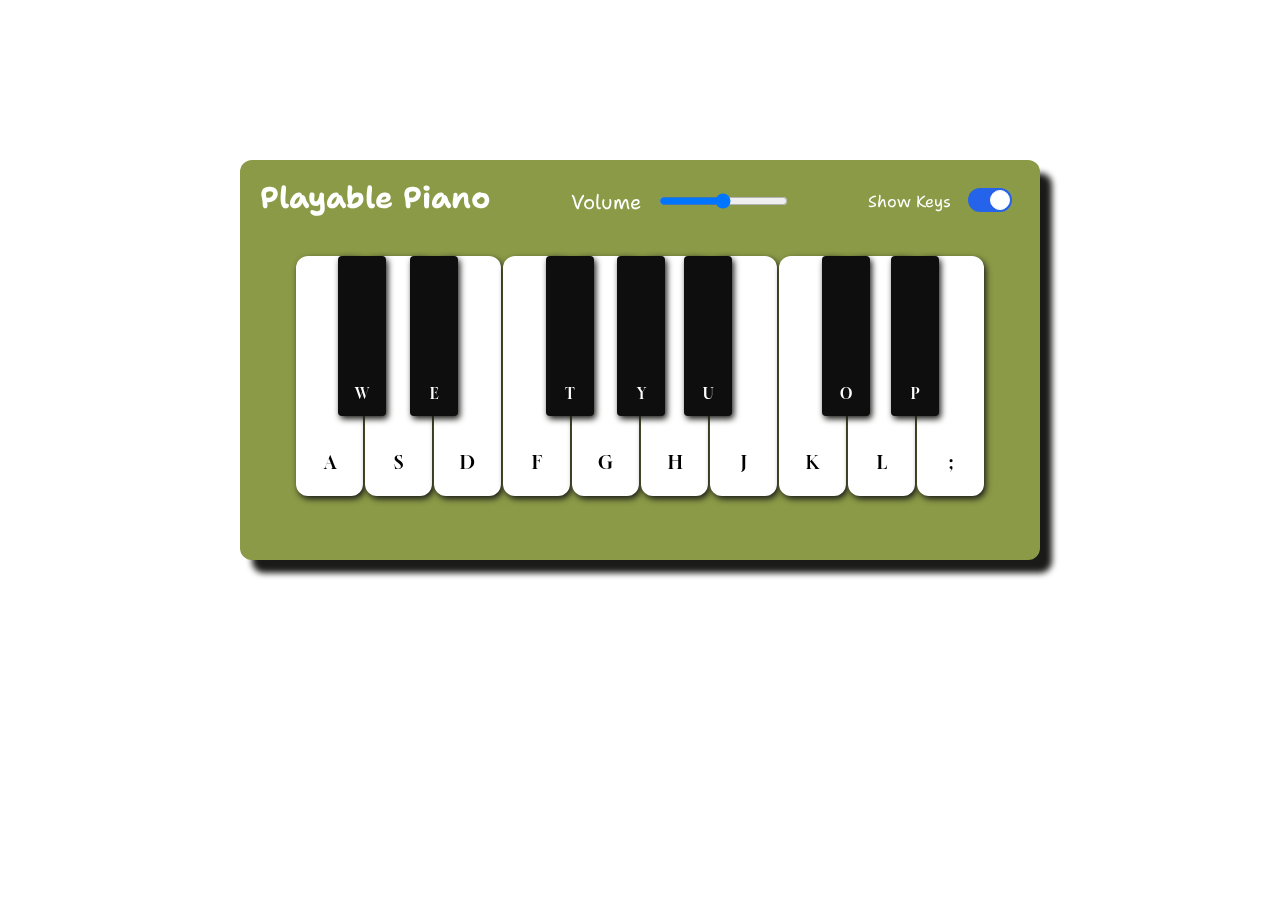
<file: piano.html>
<!DOCTYPE html>
<html lang="en">
<head>
    <meta charset="UTF-8">
    <meta http-equiv="X-UA-Compatible" content="IE=edge">
    <meta name="viewport" content="width=device-width, initial-scale=1.0">
    <title>Document</title>
    <link rel="preconnect" href="https://fonts.googleapis.com">
    <link rel="preconnect" href="https://fonts.gstatic.com" crossorigin>
    <link href="https://fonts.googleapis.com/css2?family=Gloock&family=Roboto&family=Shantell+Sans&display=swap" rel="stylesheet">
    <link rel="stylesheet" href="css/style_piano.css">
    
</head>

<body>
    <div class="w-[800px] h-[400px] bg-[#8B9A46] drop-shadow-[12px_13px_3px_#1A1A18] mx-auto mt-40 rounded-xl">
      <div class="flex justify-between w-full">
        <p class="text-white font-Shantell_Sans text-3xl font-bold ml-5 mt-5">Playable Piano</p>
        <div class=" mt-7">
          <label for="volume-slider" class="text-white text-xl font-Shantell_Sans mr-3">Volume</label>
          <input type="range" min="0" max="1" value="0.5" step="0.025" id="volume-slider">
        </div>
        <div class="mt-7 mr-7 relative w-36">
          <span class="text-white absolute top-0.5 font-Shantell_Sans">Show Keys</span>
          <label class="relative inline-flex items-center cursor-pointer float-right">            
            <input type="checkbox" checked id="toggle-show-key" class="sr-only peer">                
            <div class="w-11 h-6 bg-gray-200 peer-focus:outline-none peer-focus:ring-4 peer-focus:ring-blue-300 dark:peer-focus:ring-blue-800 rounded-full peer dark:bg-gray-700 peer-checked:after:translate-x-full peer-checked:after:border-white after:content-[''] after:absolute after:top-[2px] after:left-[2px] after:bg-white after:border-gray-300 after:border after:rounded-full after:h-5 after:w-5 after:transition-all dark:border-gray-600 peer-checked:bg-blue-600"></div>            
          </label>
        </div>
      </div>
      <div class="relative">
        <div class="absolute flex left-[98px]">
          <div class="tuts-piano-hitam z-10">W</div>
          <div class="tuts-piano-hitam z-10 ml-[24px]">E</div>
          <div class="tuts-piano-hitam z-10 ml-[88px]">T</div>
          <div class="tuts-piano-hitam z-10 ml-[23px]">Y</div>
          <div class="tuts-piano-hitam z-10 ml-[19px]">U</div>
          <div class="tuts-piano-hitam z-10 ml-[90px]">O</div>
          <div class="tuts-piano-hitam z-10 ml-[21px]">P</div>
        </div>
        <div class="grid-cols-10 grid mt-10 gap-0.5 mx-14">
          <div class="tuts-piano-putih">A</div>
          <div class="tuts-piano-putih">S</div>
          <div class="tuts-piano-putih">D</div>
          <div class="tuts-piano-putih">F</div>
          <div class="tuts-piano-putih">G</div>
          <div class="tuts-piano-putih">H</div>
          <div class="tuts-piano-putih">J</div>
          <div class="tuts-piano-putih">K</div>
          <div class="tuts-piano-putih">L</div>
          <div class="tuts-piano-putih">;</div>
        </div>      
      </div>
      </div>
</body>
<script src="piano.js"></script>
</html>
</file>
<file: css/style_piano.css>
/*
! tailwindcss v3.2.1 | MIT License | https://tailwindcss.com
*/

/*
1. Prevent padding and border from affecting element width. (https://github.com/mozdevs/cssremedy/issues/4)
2. Allow adding a border to an element by just adding a border-width. (https://github.com/tailwindcss/tailwindcss/pull/116)
*/

*,
::before,
::after {
  box-sizing: border-box;
  /* 1 */
  border-width: 0;
  /* 2 */
  border-style: solid;
  /* 2 */
  border-color: #e5e7eb;
  /* 2 */
}

::before,
::after {
  --tw-content: '';
}

/*
1. Use a consistent sensible line-height in all browsers.
2. Prevent adjustments of font size after orientation changes in iOS.
3. Use a more readable tab size.
4. Use the user's configured `sans` font-family by default.
*/

html {
  line-height: 1.5;
  /* 1 */
  -webkit-text-size-adjust: 100%;
  /* 2 */
  -moz-tab-size: 4;
  /* 3 */
  -o-tab-size: 4;
     tab-size: 4;
  /* 3 */
  font-family: ui-sans-serif, system-ui, -apple-system, BlinkMacSystemFont, "Segoe UI", Roboto, "Helvetica Neue", Arial, "Noto Sans", sans-serif, "Apple Color Emoji", "Segoe UI Emoji", "Segoe UI Symbol", "Noto Color Emoji";
  /* 4 */
}

/*
1. Remove the margin in all browsers.
2. Inherit line-height from `html` so users can set them as a class directly on the `html` element.
*/

body {
  margin: 0;
  /* 1 */
  line-height: inherit;
  /* 2 */
}

/*
1. Add the correct height in Firefox.
2. Correct the inheritance of border color in Firefox. (https://bugzilla.mozilla.org/show_bug.cgi?id=190655)
3. Ensure horizontal rules are visible by default.
*/

hr {
  height: 0;
  /* 1 */
  color: inherit;
  /* 2 */
  border-top-width: 1px;
  /* 3 */
}

/*
Add the correct text decoration in Chrome, Edge, and Safari.
*/

abbr:where([title]) {
  -webkit-text-decoration: underline dotted;
          text-decoration: underline dotted;
}

/*
Remove the default font size and weight for headings.
*/

h1,
h2,
h3,
h4,
h5,
h6 {
  font-size: inherit;
  font-weight: inherit;
}

/*
Reset links to optimize for opt-in styling instead of opt-out.
*/

a {
  color: inherit;
  text-decoration: inherit;
}

/*
Add the correct font weight in Edge and Safari.
*/

b,
strong {
  font-weight: bolder;
}

/*
1. Use the user's configured `mono` font family by default.
2. Correct the odd `em` font sizing in all browsers.
*/

code,
kbd,
samp,
pre {
  font-family: ui-monospace, SFMono-Regular, Menlo, Monaco, Consolas, "Liberation Mono", "Courier New", monospace;
  /* 1 */
  font-size: 1em;
  /* 2 */
}

/*
Add the correct font size in all browsers.
*/

small {
  font-size: 80%;
}

/*
Prevent `sub` and `sup` elements from affecting the line height in all browsers.
*/

sub,
sup {
  font-size: 75%;
  line-height: 0;
  position: relative;
  vertical-align: baseline;
}

sub {
  bottom: -0.25em;
}

sup {
  top: -0.5em;
}

/*
1. Remove text indentation from table contents in Chrome and Safari. (https://bugs.chromium.org/p/chromium/issues/detail?id=999088, https://bugs.webkit.org/show_bug.cgi?id=201297)
2. Correct table border color inheritance in all Chrome and Safari. (https://bugs.chromium.org/p/chromium/issues/detail?id=935729, https://bugs.webkit.org/show_bug.cgi?id=195016)
3. Remove gaps between table borders by default.
*/

table {
  text-indent: 0;
  /* 1 */
  border-color: inherit;
  /* 2 */
  border-collapse: collapse;
  /* 3 */
}

/*
1. Change the font styles in all browsers.
2. Remove the margin in Firefox and Safari.
3. Remove default padding in all browsers.
*/

button,
input,
optgroup,
select,
textarea {
  font-family: inherit;
  /* 1 */
  font-size: 100%;
  /* 1 */
  font-weight: inherit;
  /* 1 */
  line-height: inherit;
  /* 1 */
  color: inherit;
  /* 1 */
  margin: 0;
  /* 2 */
  padding: 0;
  /* 3 */
}

/*
Remove the inheritance of text transform in Edge and Firefox.
*/

button,
select {
  text-transform: none;
}

/*
1. Correct the inability to style clickable types in iOS and Safari.
2. Remove default button styles.
*/

button,
[type='button'],
[type='reset'],
[type='submit'] {
  -webkit-appearance: button;
  /* 1 */
  background-color: transparent;
  /* 2 */
  background-image: none;
  /* 2 */
}

/*
Use the modern Firefox focus style for all focusable elements.
*/

:-moz-focusring {
  outline: auto;
}

/*
Remove the additional `:invalid` styles in Firefox. (https://github.com/mozilla/gecko-dev/blob/2f9eacd9d3d995c937b4251a5557d95d494c9be1/layout/style/res/forms.css#L728-L737)
*/

:-moz-ui-invalid {
  box-shadow: none;
}

/*
Add the correct vertical alignment in Chrome and Firefox.
*/

progress {
  vertical-align: baseline;
}

/*
Correct the cursor style of increment and decrement buttons in Safari.
*/

::-webkit-inner-spin-button,
::-webkit-outer-spin-button {
  height: auto;
}

/*
1. Correct the odd appearance in Chrome and Safari.
2. Correct the outline style in Safari.
*/

[type='search'] {
  -webkit-appearance: textfield;
  /* 1 */
  outline-offset: -2px;
  /* 2 */
}

/*
Remove the inner padding in Chrome and Safari on macOS.
*/

::-webkit-search-decoration {
  -webkit-appearance: none;
}

/*
1. Correct the inability to style clickable types in iOS and Safari.
2. Change font properties to `inherit` in Safari.
*/

::-webkit-file-upload-button {
  -webkit-appearance: button;
  /* 1 */
  font: inherit;
  /* 2 */
}

/*
Add the correct display in Chrome and Safari.
*/

summary {
  display: list-item;
}

/*
Removes the default spacing and border for appropriate elements.
*/

blockquote,
dl,
dd,
h1,
h2,
h3,
h4,
h5,
h6,
hr,
figure,
p,
pre {
  margin: 0;
}

fieldset {
  margin: 0;
  padding: 0;
}

legend {
  padding: 0;
}

ol,
ul,
menu {
  list-style: none;
  margin: 0;
  padding: 0;
}

/*
Prevent resizing textareas horizontally by default.
*/

textarea {
  resize: vertical;
}

/*
1. Reset the default placeholder opacity in Firefox. (https://github.com/tailwindlabs/tailwindcss/issues/3300)
2. Set the default placeholder color to the user's configured gray 400 color.
*/

input::-moz-placeholder, textarea::-moz-placeholder {
  opacity: 1;
  /* 1 */
  color: #9ca3af;
  /* 2 */
}

input::placeholder,
textarea::placeholder {
  opacity: 1;
  /* 1 */
  color: #9ca3af;
  /* 2 */
}

/*
Set the default cursor for buttons.
*/

button,
[role="button"] {
  cursor: pointer;
}

/*
Make sure disabled buttons don't get the pointer cursor.
*/

:disabled {
  cursor: default;
}

/*
1. Make replaced elements `display: block` by default. (https://github.com/mozdevs/cssremedy/issues/14)
2. Add `vertical-align: middle` to align replaced elements more sensibly by default. (https://github.com/jensimmons/cssremedy/issues/14#issuecomment-634934210)
   This can trigger a poorly considered lint error in some tools but is included by design.
*/

img,
svg,
video,
canvas,
audio,
iframe,
embed,
object {
  display: block;
  /* 1 */
  vertical-align: middle;
  /* 2 */
}

/*
Constrain images and videos to the parent width and preserve their intrinsic aspect ratio. (https://github.com/mozdevs/cssremedy/issues/14)
*/

img,
video {
  max-width: 100%;
  height: auto;
}

/* Make elements with the HTML hidden attribute stay hidden by default */

[hidden] {
  display: none;
}

*, ::before, ::after {
  --tw-border-spacing-x: 0;
  --tw-border-spacing-y: 0;
  --tw-translate-x: 0;
  --tw-translate-y: 0;
  --tw-rotate: 0;
  --tw-skew-x: 0;
  --tw-skew-y: 0;
  --tw-scale-x: 1;
  --tw-scale-y: 1;
  --tw-pan-x:  ;
  --tw-pan-y:  ;
  --tw-pinch-zoom:  ;
  --tw-scroll-snap-strictness: proximity;
  --tw-ordinal:  ;
  --tw-slashed-zero:  ;
  --tw-numeric-figure:  ;
  --tw-numeric-spacing:  ;
  --tw-numeric-fraction:  ;
  --tw-ring-inset:  ;
  --tw-ring-offset-width: 0px;
  --tw-ring-offset-color: #fff;
  --tw-ring-color: rgb(59 130 246 / 0.5);
  --tw-ring-offset-shadow: 0 0 #0000;
  --tw-ring-shadow: 0 0 #0000;
  --tw-shadow: 0 0 #0000;
  --tw-shadow-colored: 0 0 #0000;
  --tw-blur:  ;
  --tw-brightness:  ;
  --tw-contrast:  ;
  --tw-grayscale:  ;
  --tw-hue-rotate:  ;
  --tw-invert:  ;
  --tw-saturate:  ;
  --tw-sepia:  ;
  --tw-drop-shadow:  ;
  --tw-backdrop-blur:  ;
  --tw-backdrop-brightness:  ;
  --tw-backdrop-contrast:  ;
  --tw-backdrop-grayscale:  ;
  --tw-backdrop-hue-rotate:  ;
  --tw-backdrop-invert:  ;
  --tw-backdrop-opacity:  ;
  --tw-backdrop-saturate:  ;
  --tw-backdrop-sepia:  ;
}

::-webkit-backdrop {
  --tw-border-spacing-x: 0;
  --tw-border-spacing-y: 0;
  --tw-translate-x: 0;
  --tw-translate-y: 0;
  --tw-rotate: 0;
  --tw-skew-x: 0;
  --tw-skew-y: 0;
  --tw-scale-x: 1;
  --tw-scale-y: 1;
  --tw-pan-x:  ;
  --tw-pan-y:  ;
  --tw-pinch-zoom:  ;
  --tw-scroll-snap-strictness: proximity;
  --tw-ordinal:  ;
  --tw-slashed-zero:  ;
  --tw-numeric-figure:  ;
  --tw-numeric-spacing:  ;
  --tw-numeric-fraction:  ;
  --tw-ring-inset:  ;
  --tw-ring-offset-width: 0px;
  --tw-ring-offset-color: #fff;
  --tw-ring-color: rgb(59 130 246 / 0.5);
  --tw-ring-offset-shadow: 0 0 #0000;
  --tw-ring-shadow: 0 0 #0000;
  --tw-shadow: 0 0 #0000;
  --tw-shadow-colored: 0 0 #0000;
  --tw-blur:  ;
  --tw-brightness:  ;
  --tw-contrast:  ;
  --tw-grayscale:  ;
  --tw-hue-rotate:  ;
  --tw-invert:  ;
  --tw-saturate:  ;
  --tw-sepia:  ;
  --tw-drop-shadow:  ;
  --tw-backdrop-blur:  ;
  --tw-backdrop-brightness:  ;
  --tw-backdrop-contrast:  ;
  --tw-backdrop-grayscale:  ;
  --tw-backdrop-hue-rotate:  ;
  --tw-backdrop-invert:  ;
  --tw-backdrop-opacity:  ;
  --tw-backdrop-saturate:  ;
  --tw-backdrop-sepia:  ;
}

::backdrop {
  --tw-border-spacing-x: 0;
  --tw-border-spacing-y: 0;
  --tw-translate-x: 0;
  --tw-translate-y: 0;
  --tw-rotate: 0;
  --tw-skew-x: 0;
  --tw-skew-y: 0;
  --tw-scale-x: 1;
  --tw-scale-y: 1;
  --tw-pan-x:  ;
  --tw-pan-y:  ;
  --tw-pinch-zoom:  ;
  --tw-scroll-snap-strictness: proximity;
  --tw-ordinal:  ;
  --tw-slashed-zero:  ;
  --tw-numeric-figure:  ;
  --tw-numeric-spacing:  ;
  --tw-numeric-fraction:  ;
  --tw-ring-inset:  ;
  --tw-ring-offset-width: 0px;
  --tw-ring-offset-color: #fff;
  --tw-ring-color: rgb(59 130 246 / 0.5);
  --tw-ring-offset-shadow: 0 0 #0000;
  --tw-ring-shadow: 0 0 #0000;
  --tw-shadow: 0 0 #0000;
  --tw-shadow-colored: 0 0 #0000;
  --tw-blur:  ;
  --tw-brightness:  ;
  --tw-contrast:  ;
  --tw-grayscale:  ;
  --tw-hue-rotate:  ;
  --tw-invert:  ;
  --tw-saturate:  ;
  --tw-sepia:  ;
  --tw-drop-shadow:  ;
  --tw-backdrop-blur:  ;
  --tw-backdrop-brightness:  ;
  --tw-backdrop-contrast:  ;
  --tw-backdrop-grayscale:  ;
  --tw-backdrop-hue-rotate:  ;
  --tw-backdrop-invert:  ;
  --tw-backdrop-opacity:  ;
  --tw-backdrop-saturate:  ;
  --tw-backdrop-sepia:  ;
}

.card-keahlian {
  display: flex;
  height: 60px;
  width: 180px;
  align-items: center;
  justify-content: flex-start;
  gap: 0.75rem;
  border-radius: 0.25rem;
  border-width: 3px;
  --tw-border-opacity: 1;
  border-color: rgb(41 53 72 / var(--tw-border-opacity));
  padding-left: 0.5rem;
  font-family: Roboto;
  font-size: 20px;
  --tw-text-opacity: 1;
  color: rgb(255 255 255 / var(--tw-text-opacity));
}

.tuts-piano-putih {
  display: flex;
  height: 15rem;
  cursor: pointer;
  align-items: flex-end;
  justify-content: center;
  border-radius: 0.75rem;
  --tw-bg-opacity: 1;
  background-color: rgb(255 255 255 / var(--tw-bg-opacity));
  padding-bottom: 1.25rem;
  font-family: Gloock;
  font-size: 1.125rem;
  line-height: 1.75rem;
  --tw-drop-shadow: drop-shadow(2px 3px 3px #1A1A18);
  filter: var(--tw-blur) var(--tw-brightness) var(--tw-contrast) var(--tw-grayscale) var(--tw-hue-rotate) var(--tw-invert) var(--tw-saturate) var(--tw-sepia) var(--tw-drop-shadow);
}

.tuts-piano-putih:active {
  --tw-translate-x: 2px;
  transform: translate(var(--tw-translate-x), var(--tw-translate-y)) rotate(var(--tw-rotate)) skewX(var(--tw-skew-x)) skewY(var(--tw-skew-y)) scaleX(var(--tw-scale-x)) scaleY(var(--tw-scale-y));
  --tw-drop-shadow: drop-shadow(0 0 #0000);
  filter: var(--tw-blur) var(--tw-brightness) var(--tw-contrast) var(--tw-grayscale) var(--tw-hue-rotate) var(--tw-invert) var(--tw-saturate) var(--tw-sepia) var(--tw-drop-shadow);
}

.tuts-piano-hitam {
  display: flex;
  height: 10rem;
  width: 3rem;
  cursor: pointer;
  align-items: flex-end;
  justify-content: center;
  border-radius: 0.25rem;
  --tw-bg-opacity: 1;
  background-color: rgb(15 14 14 / var(--tw-bg-opacity));
  padding-bottom: 0.75rem;
  font-family: Gloock;
  font-size: 0.875rem;
  line-height: 1.25rem;
  --tw-text-opacity: 1;
  color: rgb(255 255 255 / var(--tw-text-opacity));
  --tw-drop-shadow: drop-shadow(2px 3px 3px #1A1A18);
  filter: var(--tw-blur) var(--tw-brightness) var(--tw-contrast) var(--tw-grayscale) var(--tw-hue-rotate) var(--tw-invert) var(--tw-saturate) var(--tw-sepia) var(--tw-drop-shadow);
}

.tuts-piano-hitam:active {
  --tw-translate-x: 2px;
  transform: translate(var(--tw-translate-x), var(--tw-translate-y)) rotate(var(--tw-rotate)) skewX(var(--tw-skew-x)) skewY(var(--tw-skew-y)) scaleX(var(--tw-scale-x)) scaleY(var(--tw-scale-y));
  --tw-drop-shadow: drop-shadow(0 0 #0000);
  filter: var(--tw-blur) var(--tw-brightness) var(--tw-contrast) var(--tw-grayscale) var(--tw-hue-rotate) var(--tw-invert) var(--tw-saturate) var(--tw-sepia) var(--tw-drop-shadow);
}

.sr-only {
  position: absolute;
  width: 1px;
  height: 1px;
  padding: 0;
  margin: -1px;
  overflow: hidden;
  clip: rect(0, 0, 0, 0);
  white-space: nowrap;
  border-width: 0;
}

.absolute {
  position: absolute;
}

.relative {
  position: relative;
}

.sticky {
  position: sticky;
}

.top-0 {
  top: 0px;
}

.top-0\.5 {
  top: 0.125rem;
}

.left-\[98px\] {
  left: 98px;
}

.z-50 {
  z-index: 50;
}

.z-10 {
  z-index: 10;
}

.col-start-2 {
  grid-column-start: 2;
}

.row-start-3 {
  grid-row-start: 3;
}

.float-right {
  float: right;
}

.mx-auto {
  margin-left: auto;
  margin-right: auto;
}

.mx-4 {
  margin-left: 1rem;
  margin-right: 1rem;
}

.mx-14 {
  margin-left: 3.5rem;
  margin-right: 3.5rem;
}

.mt-2 {
  margin-top: 0.5rem;
}

.mr-20 {
  margin-right: 5rem;
}

.-mt-3 {
  margin-top: -0.75rem;
}

.ml-8 {
  margin-left: 2rem;
}

.mt-20 {
  margin-top: 5rem;
}

.mt-10 {
  margin-top: 2.5rem;
}

.mb-7 {
  margin-bottom: 1.75rem;
}

.mb-10 {
  margin-bottom: 2.5rem;
}

.mt-40 {
  margin-top: 10rem;
}

.ml-5 {
  margin-left: 1.25rem;
}

.mt-5 {
  margin-top: 1.25rem;
}

.mt-7 {
  margin-top: 1.75rem;
}

.mr-3 {
  margin-right: 0.75rem;
}

.mr-7 {
  margin-right: 1.75rem;
}

.ml-\[24px\] {
  margin-left: 24px;
}

.ml-\[88px\] {
  margin-left: 88px;
}

.ml-\[23px\] {
  margin-left: 23px;
}

.ml-\[19px\] {
  margin-left: 19px;
}

.ml-\[90px\] {
  margin-left: 90px;
}

.ml-\[21px\] {
  margin-left: 21px;
}

.flex {
  display: flex;
}

.inline-flex {
  display: inline-flex;
}

.grid {
  display: grid;
}

.h-20 {
  height: 5rem;
}

.h-\[66px\] {
  height: 66px;
}

.h-\[60px\] {
  height: 60px;
}

.h-\[400px\] {
  height: 400px;
}

.h-6 {
  height: 1.5rem;
}

.w-full {
  width: 100%;
}

.w-\[332px\] {
  width: 332px;
}

.w-\[410px\] {
  width: 410px;
}

.w-28 {
  width: 7rem;
}

.w-\[243px\] {
  width: 243px;
}

.w-\[60px\] {
  width: 60px;
}

.w-\[800px\] {
  width: 800px;
}

.w-36 {
  width: 9rem;
}

.w-11 {
  width: 2.75rem;
}

.transform {
  transform: translate(var(--tw-translate-x), var(--tw-translate-y)) rotate(var(--tw-rotate)) skewX(var(--tw-skew-x)) skewY(var(--tw-skew-y)) scaleX(var(--tw-scale-x)) scaleY(var(--tw-scale-y));
}

.cursor-pointer {
  cursor: pointer;
}

.grid-cols-\[180px_180px_180px\] {
  grid-template-columns: 180px 180px 180px;
}

.grid-cols-10 {
  grid-template-columns: repeat(10, minmax(0, 1fr));
}

.flex-col {
  flex-direction: column;
}

.place-content-center {
  place-content: center;
}

.items-center {
  align-items: center;
}

.justify-center {
  justify-content: center;
}

.justify-between {
  justify-content: space-between;
}

.gap-10 {
  gap: 2.5rem;
}

.gap-20 {
  gap: 5rem;
}

.gap-3 {
  gap: 0.75rem;
}

.gap-0\.5 {
  gap: 0.125rem;
}

.gap-0 {
  gap: 0px;
}

.scroll-smooth {
  scroll-behavior: smooth;
}

.rounded {
  border-radius: 0.25rem;
}

.rounded-full {
  border-radius: 9999px;
}

.rounded-xl {
  border-radius: 0.75rem;
}

.border-b-8 {
  border-bottom-width: 8px;
}

.border-blue-600 {
  --tw-border-opacity: 1;
  border-color: rgb(37 99 235 / var(--tw-border-opacity));
}

.bg-navbar-bawah {
  --tw-bg-opacity: 1;
  background-color: rgb(17 24 39 / var(--tw-bg-opacity));
}

.bg-\[\#1E293B\] {
  --tw-bg-opacity: 1;
  background-color: rgb(30 41 59 / var(--tw-bg-opacity));
}

.bg-\[\#161B22\] {
  --tw-bg-opacity: 1;
  background-color: rgb(22 27 34 / var(--tw-bg-opacity));
}

.bg-\[\#8B9A46\] {
  --tw-bg-opacity: 1;
  background-color: rgb(139 154 70 / var(--tw-bg-opacity));
}

.bg-gray-200 {
  --tw-bg-opacity: 1;
  background-color: rgb(229 231 235 / var(--tw-bg-opacity));
}

.bg-gradient-to-b {
  background-image: linear-gradient(to bottom, var(--tw-gradient-stops));
}

.from-navbar-atas {
  --tw-gradient-from: #0C101A;
  --tw-gradient-to: rgb(12 16 26 / 0);
  --tw-gradient-stops: var(--tw-gradient-from), var(--tw-gradient-to);
}

.to-navbar-bawah\/80 {
  --tw-gradient-to: rgb(17 24 39 / 0.8);
}

.p-2 {
  padding: 0.5rem;
}

.p-4 {
  padding: 1rem;
}

.text-center {
  text-align: center;
}

.text-right {
  text-align: right;
}

.font-roboto {
  font-family: Roboto;
}

.font-Shantell_Sans {
  font-family: Shantell Sans;
}

.text-\[16px\] {
  font-size: 16px;
}

.text-\[32px\] {
  font-size: 32px;
}

.text-\[80px\] {
  font-size: 80px;
}

.text-\[40px\] {
  font-size: 40px;
}

.text-\[20px\] {
  font-size: 20px;
}

.text-3xl {
  font-size: 1.875rem;
  line-height: 2.25rem;
}

.text-xl {
  font-size: 1.25rem;
  line-height: 1.75rem;
}

.font-bold {
  font-weight: 700;
}

.text-white {
  --tw-text-opacity: 1;
  color: rgb(255 255 255 / var(--tw-text-opacity));
}

.text-warna-div {
  --tw-text-opacity: 1;
  color: rgb(44 182 125 / var(--tw-text-opacity));
}

.shadow-2xl {
  --tw-shadow: 0 25px 50px -12px rgb(0 0 0 / 0.25);
  --tw-shadow-colored: 0 25px 50px -12px var(--tw-shadow-color);
  box-shadow: var(--tw-ring-offset-shadow, 0 0 #0000), var(--tw-ring-shadow, 0 0 #0000), var(--tw-shadow);
}

.drop-shadow-\[0_0_4px_rgba\(255\2c 255\2c 255\2c 0\.3\)\] {
  --tw-drop-shadow: drop-shadow(0 0 4px rgba(255,255,255,0.3));
  filter: var(--tw-blur) var(--tw-brightness) var(--tw-contrast) var(--tw-grayscale) var(--tw-hue-rotate) var(--tw-invert) var(--tw-saturate) var(--tw-sepia) var(--tw-drop-shadow);
}

.drop-shadow {
  --tw-drop-shadow: drop-shadow(0 1px 2px rgb(0 0 0 / 0.1)) drop-shadow(0 1px 1px rgb(0 0 0 / 0.06));
  filter: var(--tw-blur) var(--tw-brightness) var(--tw-contrast) var(--tw-grayscale) var(--tw-hue-rotate) var(--tw-invert) var(--tw-saturate) var(--tw-sepia) var(--tw-drop-shadow);
}

.drop-shadow-\[2px_3px_3px_\#1A1A18\] {
  --tw-drop-shadow: drop-shadow(2px 3px 3px #1A1A18);
  filter: var(--tw-blur) var(--tw-brightness) var(--tw-contrast) var(--tw-grayscale) var(--tw-hue-rotate) var(--tw-invert) var(--tw-saturate) var(--tw-sepia) var(--tw-drop-shadow);
}

.drop-shadow-\[12px_13px_3px_\#1A1A18\] {
  --tw-drop-shadow: drop-shadow(12px 13px 3px #1A1A18);
  filter: var(--tw-blur) var(--tw-brightness) var(--tw-contrast) var(--tw-grayscale) var(--tw-hue-rotate) var(--tw-invert) var(--tw-saturate) var(--tw-sepia) var(--tw-drop-shadow);
}

.filter {
  filter: var(--tw-blur) var(--tw-brightness) var(--tw-contrast) var(--tw-grayscale) var(--tw-hue-rotate) var(--tw-invert) var(--tw-saturate) var(--tw-sepia) var(--tw-drop-shadow);
}

.backdrop-blur-md {
  --tw-backdrop-blur: blur(12px);
  -webkit-backdrop-filter: var(--tw-backdrop-blur) var(--tw-backdrop-brightness) var(--tw-backdrop-contrast) var(--tw-backdrop-grayscale) var(--tw-backdrop-hue-rotate) var(--tw-backdrop-invert) var(--tw-backdrop-opacity) var(--tw-backdrop-saturate) var(--tw-backdrop-sepia);
          backdrop-filter: var(--tw-backdrop-blur) var(--tw-backdrop-brightness) var(--tw-backdrop-contrast) var(--tw-backdrop-grayscale) var(--tw-backdrop-hue-rotate) var(--tw-backdrop-invert) var(--tw-backdrop-opacity) var(--tw-backdrop-saturate) var(--tw-backdrop-sepia);
}

.transition-all {
  transition-property: all;
  transition-timing-function: cubic-bezier(0.4, 0, 0.2, 1);
  transition-duration: 150ms;
}

.after\:absolute::after {
  content: var(--tw-content);
  position: absolute;
}

.after\:top-\[2px\]::after {
  content: var(--tw-content);
  top: 2px;
}

.after\:left-\[2px\]::after {
  content: var(--tw-content);
  left: 2px;
}

.after\:h-5::after {
  content: var(--tw-content);
  height: 1.25rem;
}

.after\:w-5::after {
  content: var(--tw-content);
  width: 1.25rem;
}

.after\:rounded-full::after {
  content: var(--tw-content);
  border-radius: 9999px;
}

.after\:border::after {
  content: var(--tw-content);
  border-width: 1px;
}

.after\:border-gray-300::after {
  content: var(--tw-content);
  --tw-border-opacity: 1;
  border-color: rgb(209 213 219 / var(--tw-border-opacity));
}

.after\:bg-white::after {
  content: var(--tw-content);
  --tw-bg-opacity: 1;
  background-color: rgb(255 255 255 / var(--tw-bg-opacity));
}

.after\:transition-all::after {
  content: var(--tw-content);
  transition-property: all;
  transition-timing-function: cubic-bezier(0.4, 0, 0.2, 1);
  transition-duration: 150ms;
}

.after\:content-\[\'\'\]::after {
  --tw-content: '';
  content: var(--tw-content);
}

.hover\:rounded-3xl:hover {
  border-radius: 1.5rem;
}

.hover\:bg-blue-700:hover {
  --tw-bg-opacity: 1;
  background-color: rgb(29 78 216 / var(--tw-bg-opacity));
}

.hover\:bg-\[\#3e4b61\]:hover {
  --tw-bg-opacity: 1;
  background-color: rgb(62 75 97 / var(--tw-bg-opacity));
}

.hover\:bg-\[\#2c343f\]:hover {
  --tw-bg-opacity: 1;
  background-color: rgb(44 52 63 / var(--tw-bg-opacity));
}

.peer:checked ~ .peer-checked\:bg-blue-600 {
  --tw-bg-opacity: 1;
  background-color: rgb(37 99 235 / var(--tw-bg-opacity));
}

.peer:checked ~ .peer-checked\:after\:translate-x-full::after {
  content: var(--tw-content);
  --tw-translate-x: 100%;
  transform: translate(var(--tw-translate-x), var(--tw-translate-y)) rotate(var(--tw-rotate)) skewX(var(--tw-skew-x)) skewY(var(--tw-skew-y)) scaleX(var(--tw-scale-x)) scaleY(var(--tw-scale-y));
}

.peer:checked ~ .peer-checked\:after\:border-white::after {
  content: var(--tw-content);
  --tw-border-opacity: 1;
  border-color: rgb(255 255 255 / var(--tw-border-opacity));
}

.peer:focus ~ .peer-focus\:outline-none {
  outline: 2px solid transparent;
  outline-offset: 2px;
}

.peer:focus ~ .peer-focus\:ring-4 {
  --tw-ring-offset-shadow: var(--tw-ring-inset) 0 0 0 var(--tw-ring-offset-width) var(--tw-ring-offset-color);
  --tw-ring-shadow: var(--tw-ring-inset) 0 0 0 calc(4px + var(--tw-ring-offset-width)) var(--tw-ring-color);
  box-shadow: var(--tw-ring-offset-shadow), var(--tw-ring-shadow), var(--tw-shadow, 0 0 #0000);
}

.peer:focus ~ .peer-focus\:ring-blue-300 {
  --tw-ring-opacity: 1;
  --tw-ring-color: rgb(147 197 253 / var(--tw-ring-opacity));
}

@media (prefers-color-scheme: dark) {
  .dark\:border-gray-600 {
    --tw-border-opacity: 1;
    border-color: rgb(75 85 99 / var(--tw-border-opacity));
  }

  .dark\:bg-gray-700 {
    --tw-bg-opacity: 1;
    background-color: rgb(55 65 81 / var(--tw-bg-opacity));
  }

  .peer:focus ~ .dark\:peer-focus\:ring-blue-800 {
    --tw-ring-opacity: 1;
    --tw-ring-color: rgb(30 64 175 / var(--tw-ring-opacity));
  }
}
</file>
